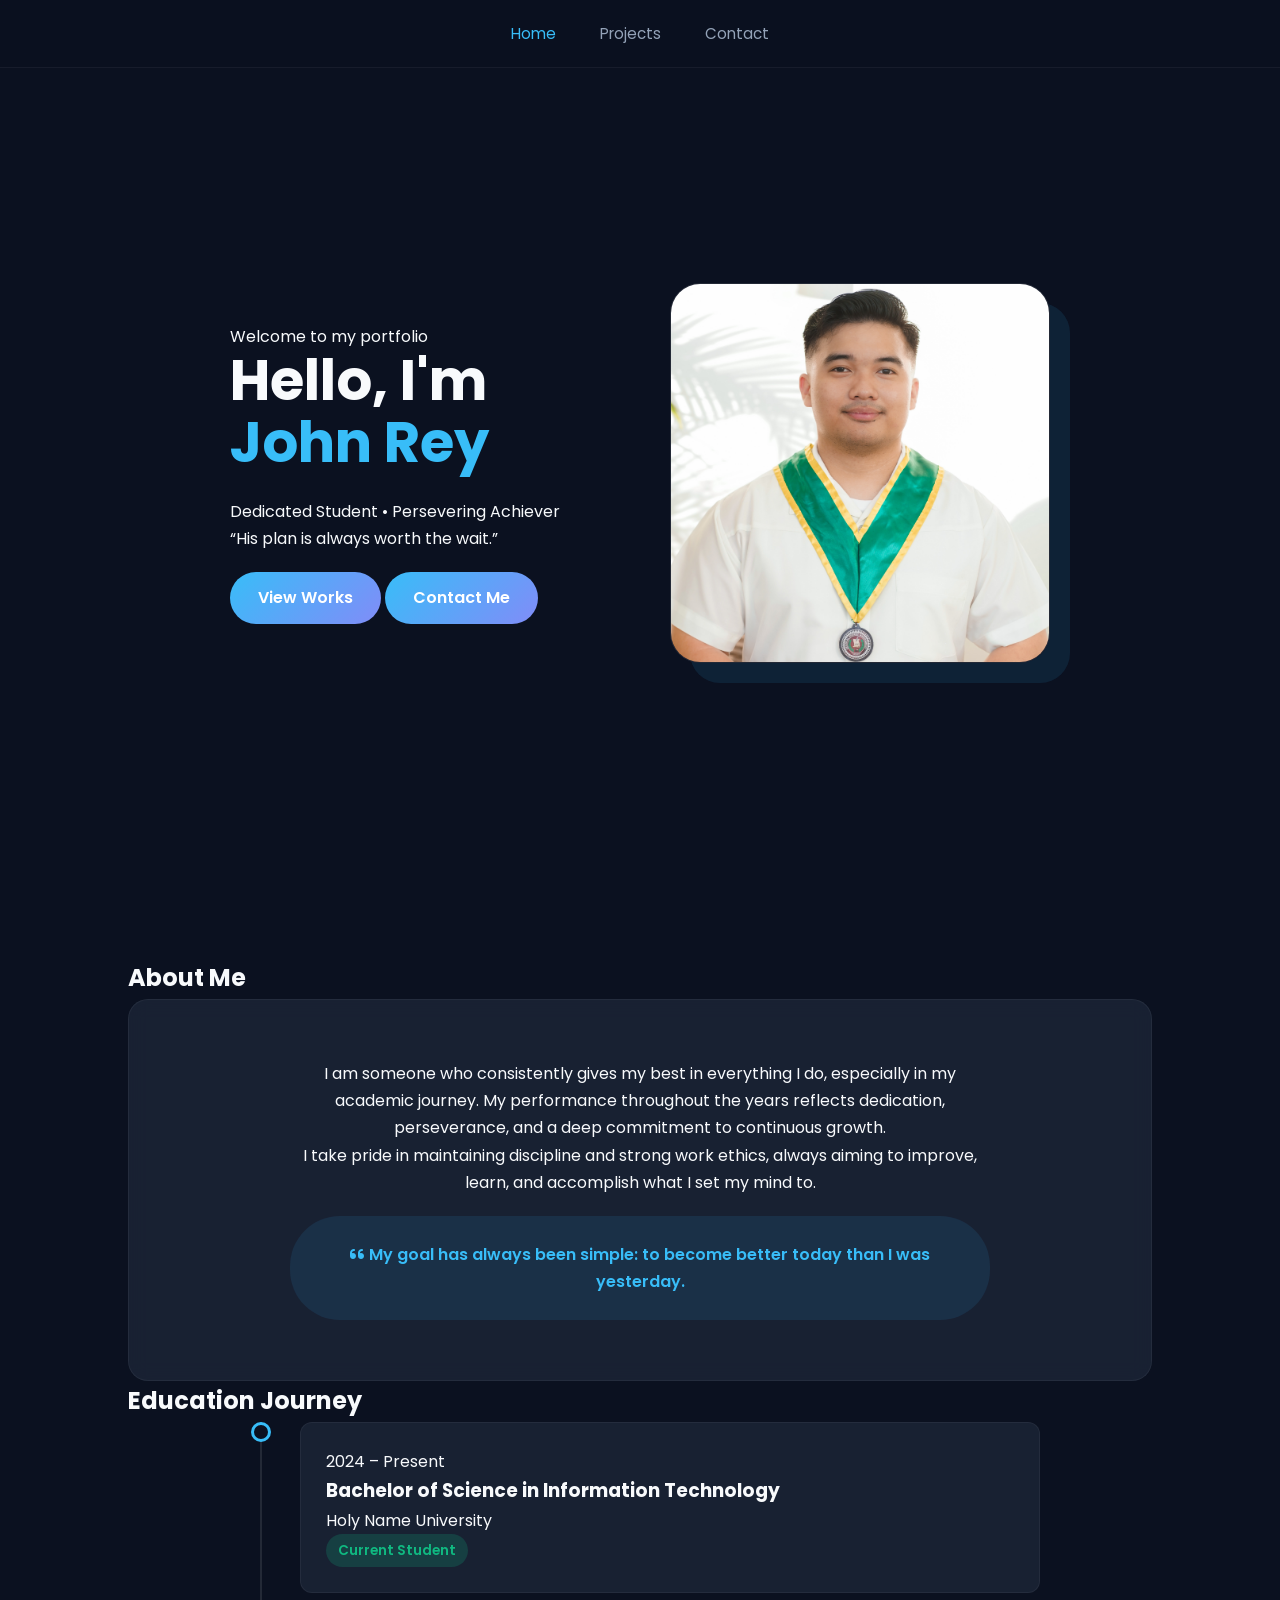
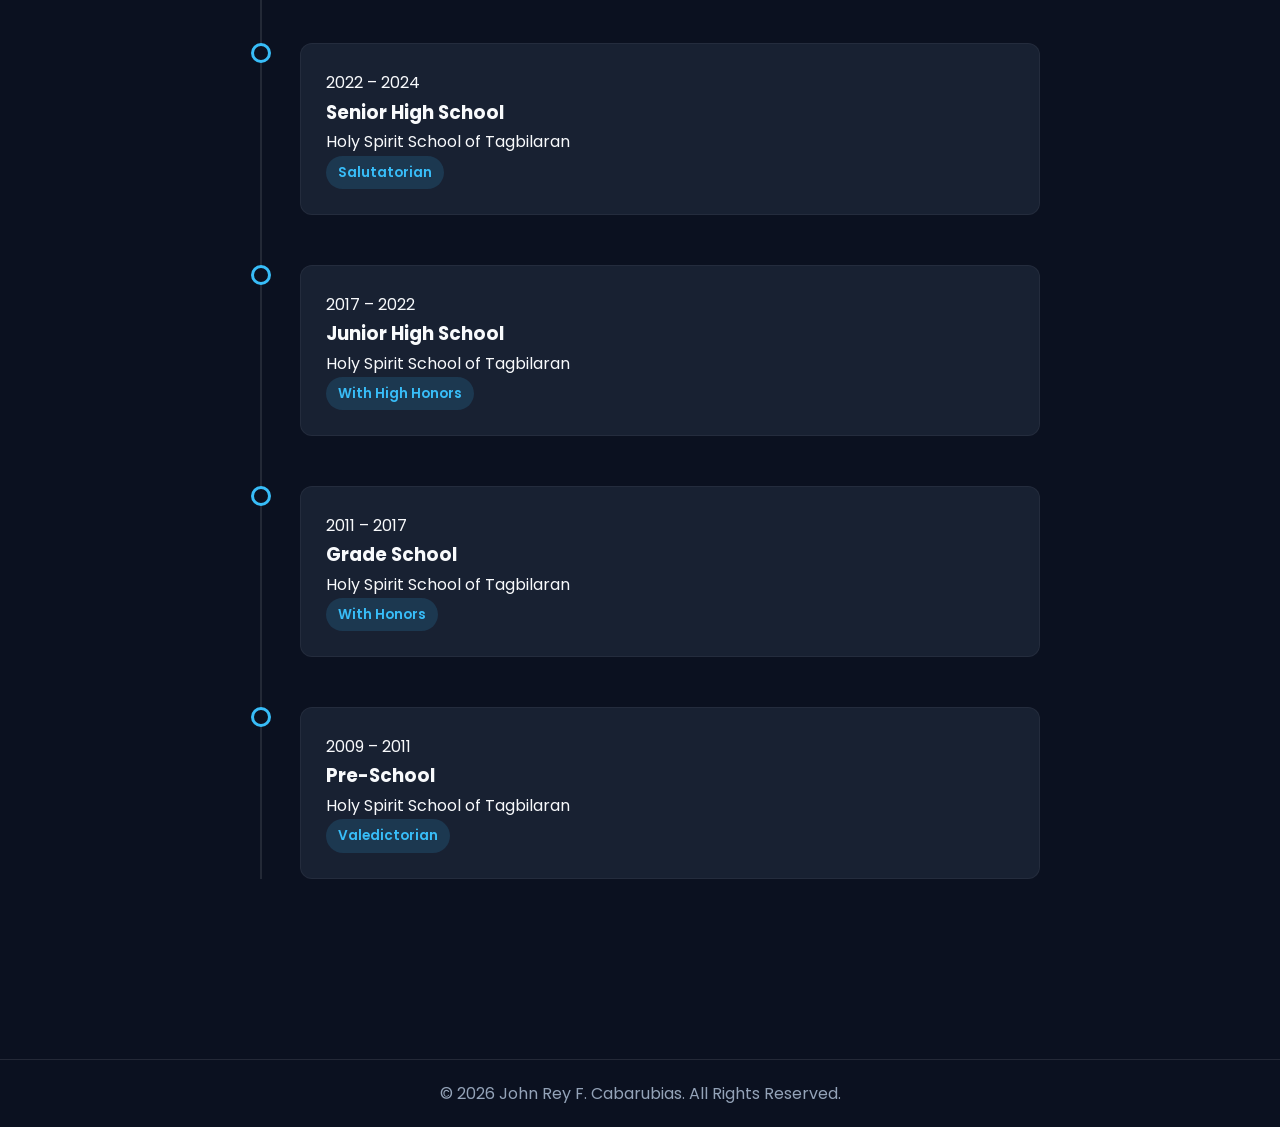
<file: index.html>
<!DOCTYPE html>
<html lang="en">
<head>
    <meta charset="UTF-8">
    <meta name="viewport" content="width=device-width, initial-scale=1.0">
    <title>Home | John Rey F. Cabarubias</title>
    <link rel="stylesheet" href="styles.css">
    <link href="https://fonts.googleapis.com/css2?family=Poppins:wght@300;400;600;700&display=swap" rel="stylesheet">
    <link href="https://unpkg.com/aos@2.3.1/dist/aos.css" rel="stylesheet">
    <link rel="stylesheet" href="https://cdnjs.cloudflare.com/ajax/libs/font-awesome/6.0.0/css/all.min.css">
</head>

<body>

    <nav>
        <div class="nav-links">
            <a href="index.html" class="active">Home</a>
            <a href="projects.html">Projects</a>
            <a href="contact.html">Contact</a>
        </div>
    </nav>

    <header class="hero">
        <div class="container hero-container">
            <div class="hero-content" data-aos="fade-right">
                <p class="greeting">Welcome to my portfolio</p>
                <h1>Hello, I'm <span class="highlight">John Rey</span></h1>
                <p class="tagline">Dedicated Student • Persevering Achiever</p>
                <p class="quote">“His plan is always worth the wait.”</p>
                <div class="btn-group">
                    <a href="projects.html" class="btn btn-primary">View Works</a>
                    <a href="contact.html" class="btn btn-secondary">Contact Me</a>
                </div>
            </div>

            <div class="hero-photo" data-aos="fade-left">
                <img src="FINAL 39.jpg" alt="John Rey Cabarubias">
            </div>
        </div>
    </header>

    <main class="container">
        
        <section class="about-section" data-aos="fade-up">
            <h2 class="section-title">About Me</h2>
            <div class="glass-card">
                <div class="about-content">
                    <p>
                        I am someone who consistently gives my best in everything I do, especially in my academic journey.
                        My performance throughout the years reflects <span class="text-highlight">dedication</span>, <span class="text-highlight">perseverance</span>, and a deep commitment to continuous growth. 
                    </p>
                    <p>
                        I take pride in maintaining discipline and strong work ethics, always aiming to improve, learn, and accomplish what I set my mind to. 
                    </p>
                    <div class="goal-box">
                        <i class="fas fa-quote-left"></i>
                        <span>My goal has always been simple: to become better today than I was yesterday.</span>
                    </div>
                </div>
            </div>
        </section>

        <section class="education-section" data-aos="fade-up">
            <h2 class="section-title">Education Journey</h2>
            
            <div class="timeline">
                
                <div class="timeline-item">
                    <div class="timeline-dot"></div>
                    <div class="timeline-content">
                        <span class="date">2024 – Present</span>
                        <h3>Bachelor of Science in Information Technology</h3>
                        <p class="school">Holy Name University</p>
                        <span class="badge" style="background: rgba(16, 185, 129, 0.2); color: #10b981;">Current Student</span>
                    </div>
                </div>

                <div class="timeline-item">
                    <div class="timeline-dot"></div>
                    <div class="timeline-content">
                        <span class="date">2022 – 2024</span>
                        <h3>Senior High School</h3>
                        <p class="school">Holy Spirit School of Tagbilaran</p>
                        <span class="badge">Salutatorian</span>
                    </div>
                </div>

                <div class="timeline-item">
                    <div class="timeline-dot"></div>
                    <div class="timeline-content">
                        <span class="date">2017 – 2022</span>
                        <h3>Junior High School</h3>
                        <p class="school">Holy Spirit School of Tagbilaran</p>
                        <span class="badge">With High Honors</span>
                    </div>
                </div>

                <div class="timeline-item">
                    <div class="timeline-dot"></div>
                    <div class="timeline-content">
                        <span class="date">2011 – 2017</span>
                        <h3>Grade School</h3>
                        <p class="school">Holy Spirit School of Tagbilaran</p>
                        <span class="badge">With Honors</span>
                    </div>
                </div>

                <div class="timeline-item">
                    <div class="timeline-dot"></div>
                    <div class="timeline-content">
                        <span class="date">2009 – 2011</span>
                        <h3>Pre-School</h3>
                        <p class="school">Holy Spirit School of Tagbilaran</p>
                        <span class="badge">Valedictorian</span>
                    </div>
                </div>

            </div>
        </section>

    </main>

    <footer>
        <p>&copy; 2026 John Rey F. Cabarubias. All Rights Reserved.</p>
    </footer>

    <script src="https://unpkg.com/aos@2.3.1/dist/aos.js"></script>
    <script>
        AOS.init({ duration: 1000, once: true });
    </script>

</body>
</html>
</file>
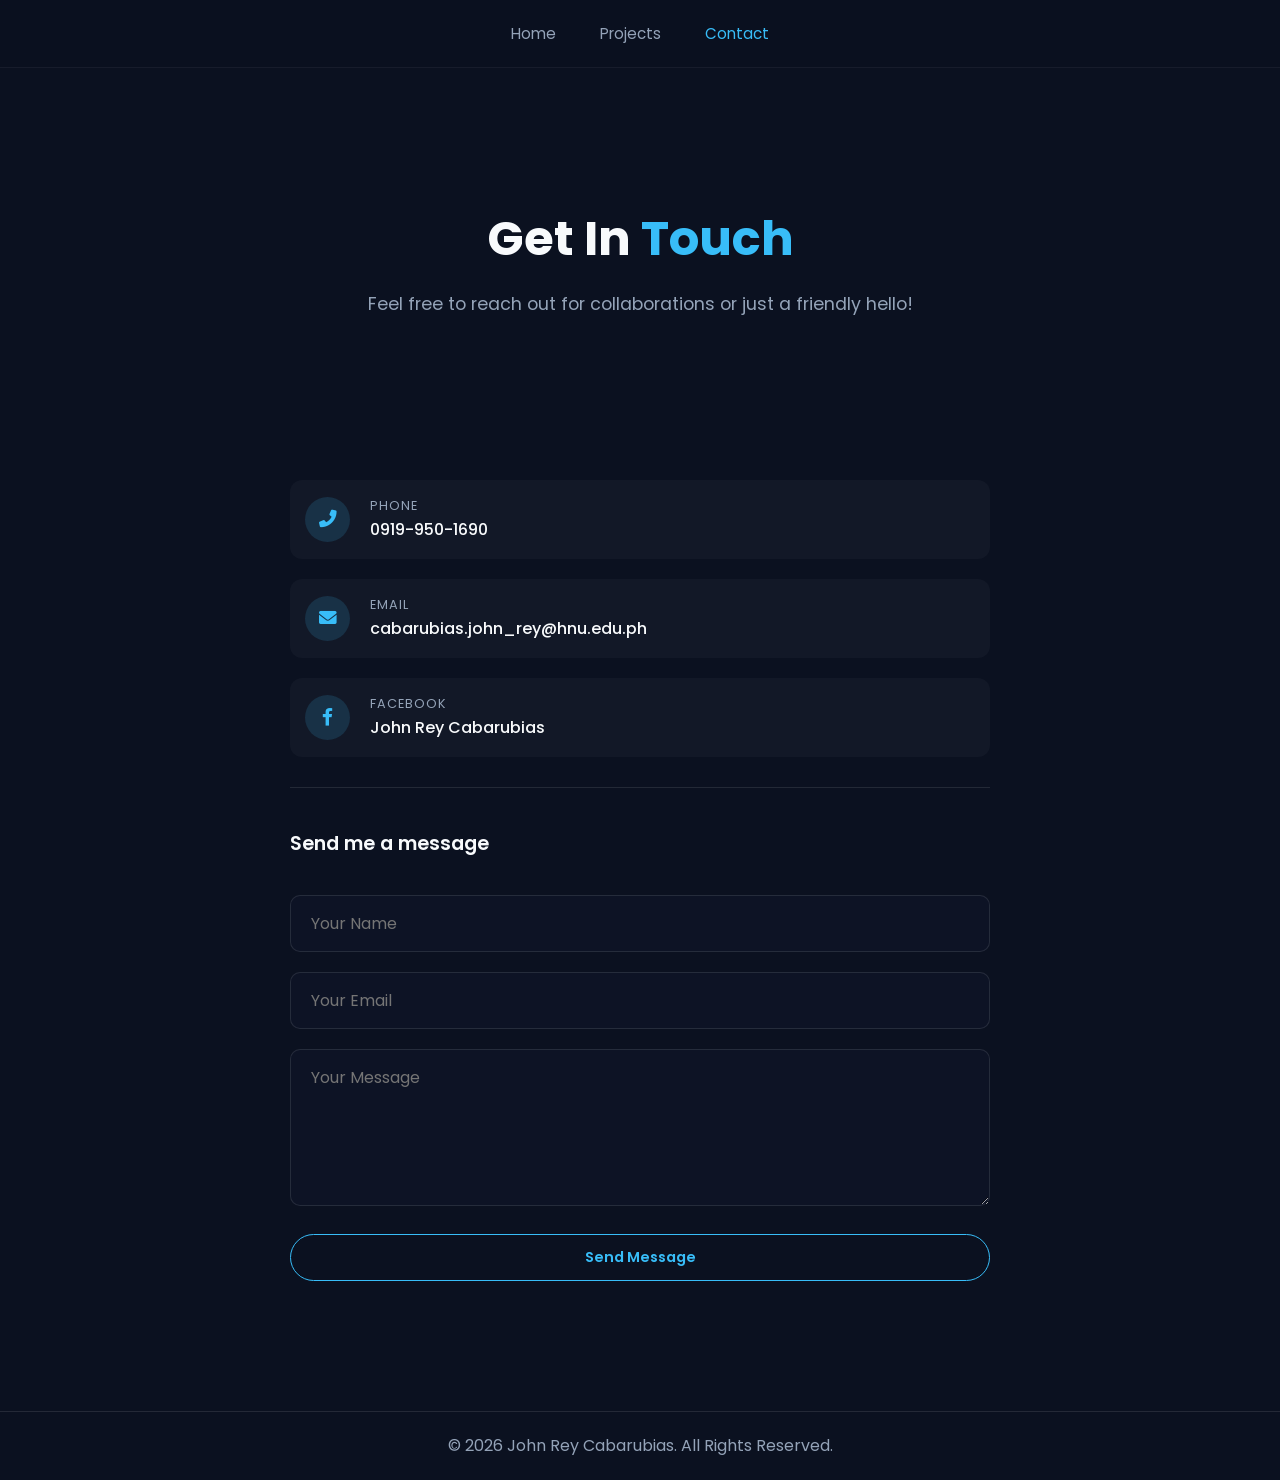
<file: contact.html>
<!DOCTYPE html>
<html lang="en">
<head>
    <meta charset="UTF-8">
    <meta name="viewport" content="width=device-width, initial-scale=1.0">
    <title>Contact | John Rey Cabarubias</title>
    
    <link rel="stylesheet" href="styles.css">
    <link href="https://fonts.googleapis.com/css2?family=Poppins:wght@300;400;600;700&display=swap" rel="stylesheet">
    <link href="https://unpkg.com/aos@2.3.1/dist/aos.css" rel="stylesheet">
    <link rel="stylesheet" href="https://cdnjs.cloudflare.com/ajax/libs/font-awesome/6.0.0/css/all.min.css">
</head>

<body>

    <nav>
        <div class="nav-links">
            <a href="index.html">Home</a>
            <a href="projects.html">Projects</a>
            <a href="contact.html" class="active">Contact</a>
        </div>
    </nav>

    <header class="page-header">
        <div class="container" data-aos="fade-down">
            <h1>Get In <span class="highlight">Touch</span></h1>
            <p>Feel free to reach out for collaborations or just a friendly hello!</p>
        </div>
    </header>

    <main class="container">
        
        <div class="contact-wrapper" data-aos="fade-up">
            
            <div class="contact-info-box">
                
                <div class="contact-item">
                    <div class="icon-box"><i class="fas fa-phone-alt"></i></div>
                    <div class="text-box">
                        <span>Phone</span>
                        <a href="tel:09199501690">0919-950-1690</a>
                    </div>
                </div>

                <div class="contact-item">
                    <div class="icon-box"><i class="fas fa-envelope"></i></div>
                    <div class="text-box">
                        <span>Email</span>
                        <a href="mailto:cabarubias.john_rey@hnu.edu.ph">cabarubias.john_rey@hnu.edu.ph</a>
                    </div>
                </div>

                <div class="contact-item">
                    <div class="icon-box"><i class="fab fa-facebook-f"></i></div>
                    <div class="text-box">
                        <span>Facebook</span>
                        <a href="https://www.facebook.com/johnrey.cabarubz" target="_blank">John Rey Cabarubias</a>
                    </div>
                </div>

            </div>

            <form class="contact-form">
                <p class="form-title">Send me a message</p>
                <div class="input-group">
                    <input type="text" placeholder="Your Name" required>
                </div>
                <div class="input-group">
                    <input type="email" placeholder="Your Email" required>
                </div>
                <div class="input-group">
                    <textarea placeholder="Your Message" rows="5" required></textarea>
                </div>
                <button type="submit" class="view-btn">Send Message</button>
            </form>

        </div>
    </main>

    <footer>
        <p>&copy; 2026 John Rey Cabarubias. All Rights Reserved.</p>
    </footer>

    <script src="https://unpkg.com/aos@2.3.1/dist/aos.js"></script>
    <script>
        AOS.init({ duration: 1000, once: true });
    </script>

</body>
</html>
</file>
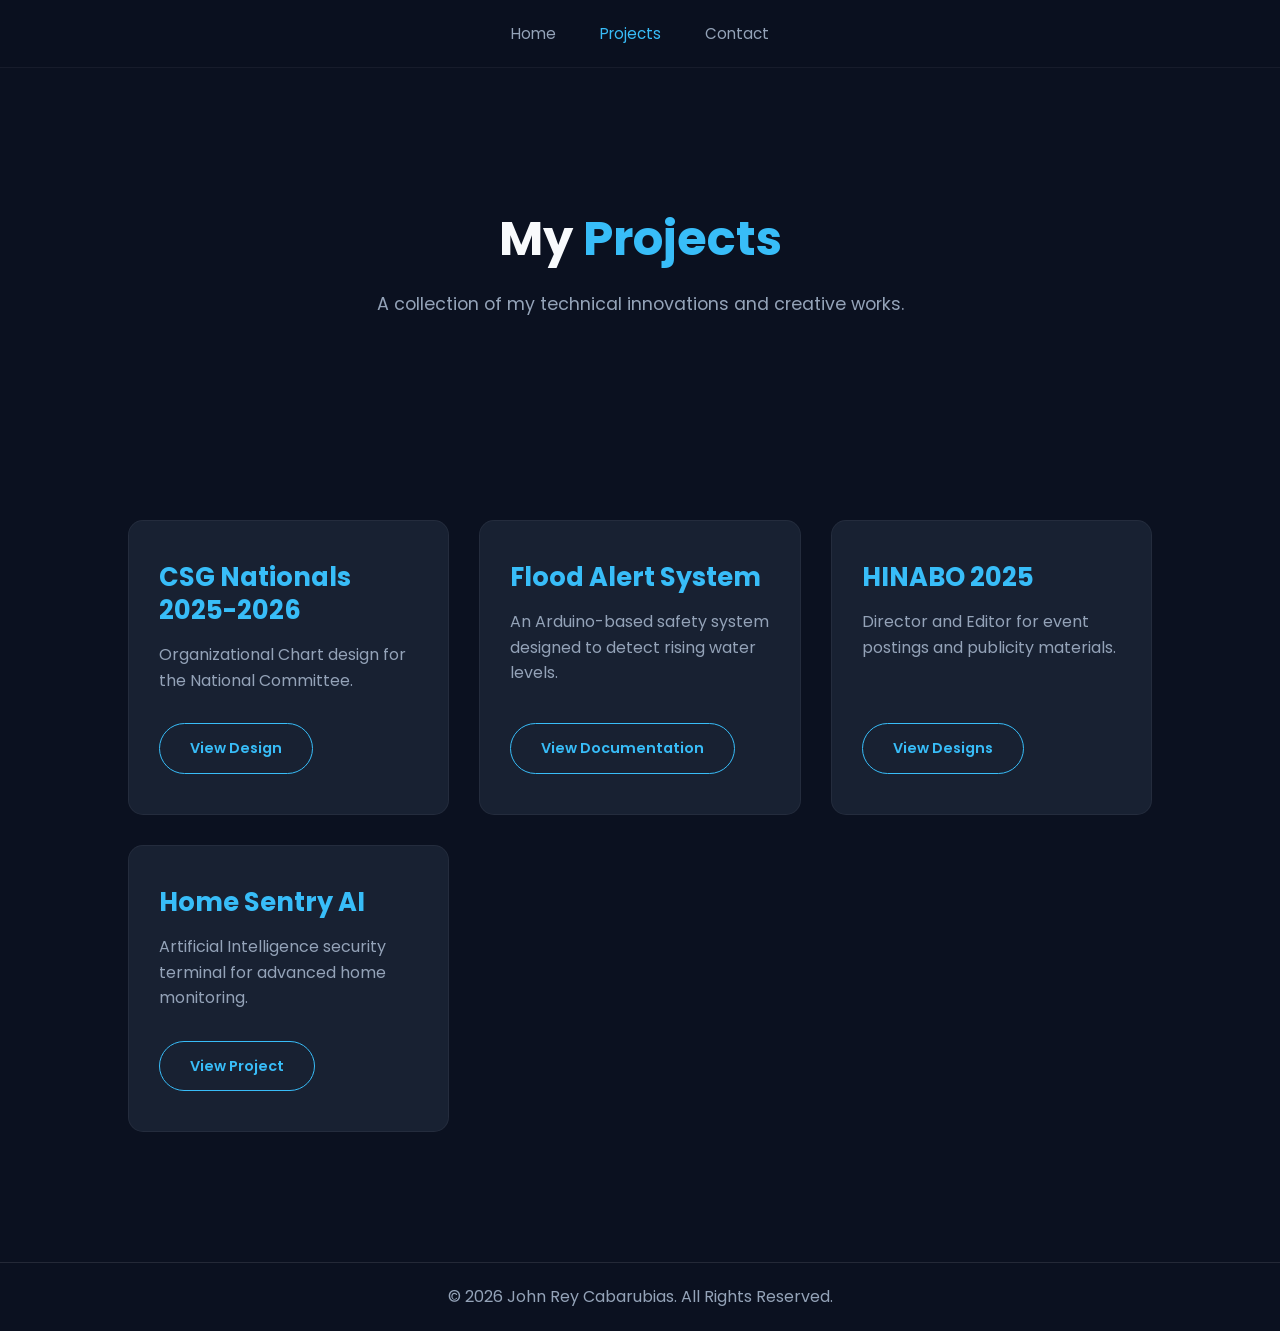
<file: projects.html>
<!DOCTYPE html>
<html lang="en">
<head>
    <meta charset="UTF-8">
    <meta name="viewport" content="width=device-width, initial-scale=1.0">
    <title>Projects | John Rey Cabarubias</title>
    <link rel="stylesheet" href="styles.css">
    
    <link href="https://fonts.googleapis.com/css2?family=Poppins:wght@300;400;600;700&display=swap" rel="stylesheet">
    <link href="https://unpkg.com/aos@2.3.1/dist/aos.css" rel="stylesheet">
</head>

<body>

    <nav>
        <div class="nav-links">
            <a href="index.html">Home</a>
            <a href="projects.html" class="active">Projects</a>
            <a href="contact.html">Contact</a>
        </div>
    </nav>

    <header class="page-header">
        <div class="container" data-aos="fade-down">
            <h1>My <span class="highlight">Projects</span></h1>
            <p>A collection of my technical innovations and creative works.</p>
        </div>
    </header>

    <main class="container">
        <div class="projects-grid">
            
            <div class="project-card" data-aos="fade-up">
                <h3>CSG Nationals 2025-2026</h3>
                <p>Organizational Chart design for the National Committee.</p>
                <a href="https://www.canva.com/design/DAGxUVsZ2G4/EOkY7meG2_7xwLXUNC89-g/edit?utm_content=DAGxUVsZ2G4&utm_campaign=designshare&utm_medium=link2&utm_source=sharebutton" target="_blank" class="view-btn">View Design</a>
            </div>

            <div class="project-card" data-aos="fade-up" data-aos-delay="100">
                <h3>Flood Alert System</h3>
                <p>An Arduino-based safety system designed to detect rising water levels.</p>
                <a href="https://drive.google.com/file/d/1qtDGGFfGc8fw9tkOycyjSXzWBb0NnU6i/view?usp=sharing" target="_blank" class="view-btn">View Documentation</a>
            </div>

            <div class="project-card" data-aos="fade-up" data-aos-delay="200">
                <h3>HINABO 2025</h3>
                <p>Director and Editor for event postings and publicity materials.</p>
                <a href="https://www.canva.com/design/DAG0PjhoiDA/kji-fqyFX2dSMz46DlI79Q/edit" target="_blank" class="view-btn">View Designs</a>
            </div>

            <div class="project-card" data-aos="fade-up" data-aos-delay="300">
                <h3>Home Sentry AI</h3>
                <p>Artificial Intelligence security terminal for advanced home monitoring.</p>
                <a href="https://drive.google.com/drive/folders/1ZTi-A2g_LbaqTOwc7MBs1Gm_sDCLktqW?usp=drive_link" target="_blank" class="view-btn">View Project</a>
            </div>

        </div>
    </main>

    <footer>
        <p>&copy; 2026 John Rey Cabarubias. All Rights Reserved.</p>
    </footer>

    <script src="https://unpkg.com/aos@2.3.1/dist/aos.js"></script>
    <script>
        AOS.init({ duration: 1000, once: true });
    </script>

</body>
</html>
</file>
<file: styles.css>
/* =========================================
   1. GLOBAL VARIABLES & RESET
   ========================================= */
:root {
    --bg-color: #0b1120;       /* Deep Navy */
    --card-bg: rgba(30, 41, 59, 0.7); /* Transparent Navy */
    --primary: #38bdf8;        /* Sky Blue */
    --accent: #818cf8;         /* Indigo */
    --text-light: #f8fafc;     /* White */
    --text-dim: #94a3b8;       /* Grey */
    --gradient: linear-gradient(135deg, #38bdf8 0%, #818cf8 100%);
}

* {
    margin: 0;
    padding: 0;
    box-sizing: border-box;
    font-family: 'Poppins', sans-serif;
}

body {
    background-color: var(--bg-color);
    color: var(--text-light);
    line-height: 1.7;
    overflow-x: hidden;
}

/* =========================================
   2. NAVIGATION BAR
   ========================================= */
nav {
    display: flex;
    justify-content: center; /* Centered Links since logo is gone */
    align-items: center;
    padding: 20px 10%;
    background: rgba(11, 17, 32, 0.85);
    backdrop-filter: blur(12px);
    position: sticky;
    top: 0;
    z-index: 100;
    border-bottom: 1px solid rgba(255,255,255,0.05);
}

/* LOGO DELETED */

.nav-links a {
    text-decoration: none;
    color: var(--text-dim);
    margin: 0 20px; /* Even spacing */
    font-size: 0.95rem;
    transition: 0.3s;
}

.nav-links a:hover, .nav-links a.active {
    color: var(--primary);
}

/* =========================================
   3. GENERAL LAYOUT & HEADER
   ========================================= */
.container { padding: 80px 10%; }

.page-header {
    text-align: center;
    padding-top: 50px;
}
.page-header h1 { font-size: 3rem; margin-bottom: 10px; }
.page-header p { color: var(--text-dim); font-size: 1.1rem; }
.highlight { color: var(--primary); }

/* =========================================
   4. HOME PAGE STYLES
   ========================================= */
.hero {
    min-height: 90vh;
    display: flex;
    align-items: center;
    justify-content: center;
    padding: 0 10%;
    position: relative;
}

.hero-container {
    display: flex;
    align-items: center;
    width: 100%;
    gap: 60px;
}

.hero-content { flex: 1; }
.hero h1 { font-size: 3.5rem; line-height: 1.1; margin-bottom: 25px; font-weight: 700; }
.btn {
    display: inline-block;
    padding: 12px 28px;
    background: var(--gradient);
    color: #fff;
    border-radius: 50px;
    text-decoration: none;
    font-weight: 600;
    margin-top: 20px;
}

.hero-photo { flex: 1; display: flex; justify-content: center; }
.hero-photo img {
    width: 380px; height: 380px; object-fit: cover;
    border-radius: 30px; border: 1px solid rgba(255,255,255,0.1);
    box-shadow: 20px 20px 0px rgba(56, 189, 248, 0.1);
}

/* About & Education */
.glass-card {
    background: var(--card-bg); backdrop-filter: blur(10px);
    border: 1px solid rgba(255, 255, 255, 0.05); padding: 60px 40px;
    border-radius: 20px; text-align: center;
    display: flex; flex-direction: column; align-items: center;
}
.about-content { max-width: 700px; margin: 0 auto; }
.goal-box { margin-top: 20px; background: rgba(56, 189, 248, 0.1); padding: 25px 35px; border-radius: 50px; color: var(--primary); font-weight: 600; }

.timeline { position: relative; max-width: 800px; margin: 0 auto; }
.timeline::after { content: ''; position: absolute; width: 2px; background: rgba(255,255,255,0.1); top: 0; bottom: 0; left: 20px; }
.timeline-item { position: relative; padding-left: 60px; margin-bottom: 50px; }
.timeline-dot { position: absolute; left: 11px; top: 0; width: 20px; height: 20px; background: var(--bg-color); border: 3px solid var(--primary); border-radius: 50%; z-index: 2; }
.timeline-content { background: var(--card-bg); padding: 25px; border-radius: 12px; border: 1px solid rgba(255,255,255,0.05); }
.badge { display: inline-block; padding: 5px 12px; background: rgba(56, 189, 248, 0.15); color: var(--primary); border-radius: 20px; font-size: 0.85rem; font-weight: 600; }

/* =========================================
   5. PROJECTS STYLES (PURE TEXT)
   ========================================= */
.projects-grid {
    display: grid;
    grid-template-columns: repeat(auto-fit, minmax(280px, 1fr));
    gap: 30px;
    margin-top: 40px;
    align-items: stretch; 
}

.project-card {
    background: var(--card-bg);
    border: 1px solid rgba(255, 255, 255, 0.05);
    border-radius: 15px;
    padding: 40px 30px;
    transition: transform 0.3s ease, border-color 0.3s ease, box-shadow 0.3s ease;
    
    /* Flexbox ensures buttons align at the bottom */
    display: flex;
    flex-direction: column; 
    align-items: flex-start;
    height: 100%;
}

.project-card:hover {
    transform: translateY(-10px);
    border-color: var(--primary);
    box-shadow: 0 10px 30px rgba(56, 189, 248, 0.15);
}

.project-card h3 {
    font-size: 1.6rem;
    color: var(--primary); 
    margin-bottom: 15px;
    font-weight: 700;
    line-height: 1.3;
}

.project-card p {
    font-size: 1rem;
    color: var(--text-dim);
    margin-bottom: 30px;
    line-height: 1.6;
}

.view-btn {
    /* Pushes button to the bottom */
    margin-top: auto; 
    display: inline-block;
    padding: 12px 30px;
    background: transparent;
    border: 1px solid var(--primary);
    color: var(--primary);
    text-decoration: none;
    border-radius: 50px;
    font-size: 0.9rem;
    font-weight: 600;
    transition: 0.3s;
}

.view-btn:hover {
    background: var(--gradient);
    border-color: transparent;
    color: #fff;
    box-shadow: 0 5px 15px rgba(56, 189, 248, 0.3);
}

/* =========================================
   6. CONTACT & FOOTER
   ========================================= */
.contact-wrapper { max-width: 700px; margin: 0 auto; display: flex; flex-direction: column; gap: 40px; }

/* Contact Info Box */
.contact-info-box {
    width: 100%; display: flex; flex-direction: column; gap: 20px;
    padding-bottom: 30px; border-bottom: 1px solid rgba(255, 255, 255, 0.1);
}
.contact-item {
    display: flex; align-items: center; gap: 20px;
    background: rgba(255, 255, 255, 0.03); padding: 15px; border-radius: 12px;
    transition: 0.3s;
}
.contact-item:hover { background: rgba(255, 255, 255, 0.08); transform: translateX(5px); }
.icon-box {
    width: 45px; height: 45px; background: rgba(56, 189, 248, 0.15);
    border-radius: 50%; display: flex; align-items: center; justify-content: center;
    color: var(--primary); font-size: 1.1rem;
}
.text-box { display: flex; flex-direction: column; align-items: flex-start; }
.text-box span { font-size: 0.8rem; color: var(--text-dim); text-transform: uppercase; letter-spacing: 1px; }
.text-box a { color: var(--text-light); font-size: 1rem; font-weight: 500; text-decoration: none; transition: 0.2s; }
.text-box a:hover { color: var(--primary); }

/* Form */
.form-title { color: var(--text-light); font-size: 1.2rem; margin-bottom: 15px; font-weight: 600; text-align: left; }
.contact-form { width: 100%; display: flex; flex-direction: column; gap: 20px; }
input, textarea {
    width: 100%; padding: 15px 20px; background: rgba(15, 23, 42, 0.6);
    border: 1px solid rgba(255, 255, 255, 0.1); border-radius: 10px;
    color: var(--text-light); font-size: 1rem; outline: none;
    font-family: 'Poppins', sans-serif;
}
input:focus, textarea:focus { border-color: var(--primary); box-shadow: 0 0 15px rgba(56, 189, 248, 0.2); }

footer { text-align: center; padding: 20px; color: var(--text-dim); border-top: 1px solid rgba(255,255,255,0.1); margin-top: 50px; }

@media (max-width: 768px) {
    .hero-container { flex-direction: column-reverse; text-align: center; }
    .hero h1 { font-size: 2.5rem; }
    .hero-photo img { width: 100%; max-width: 350px; height: auto; }
    .nav-links { display: none; }
}
</file>
